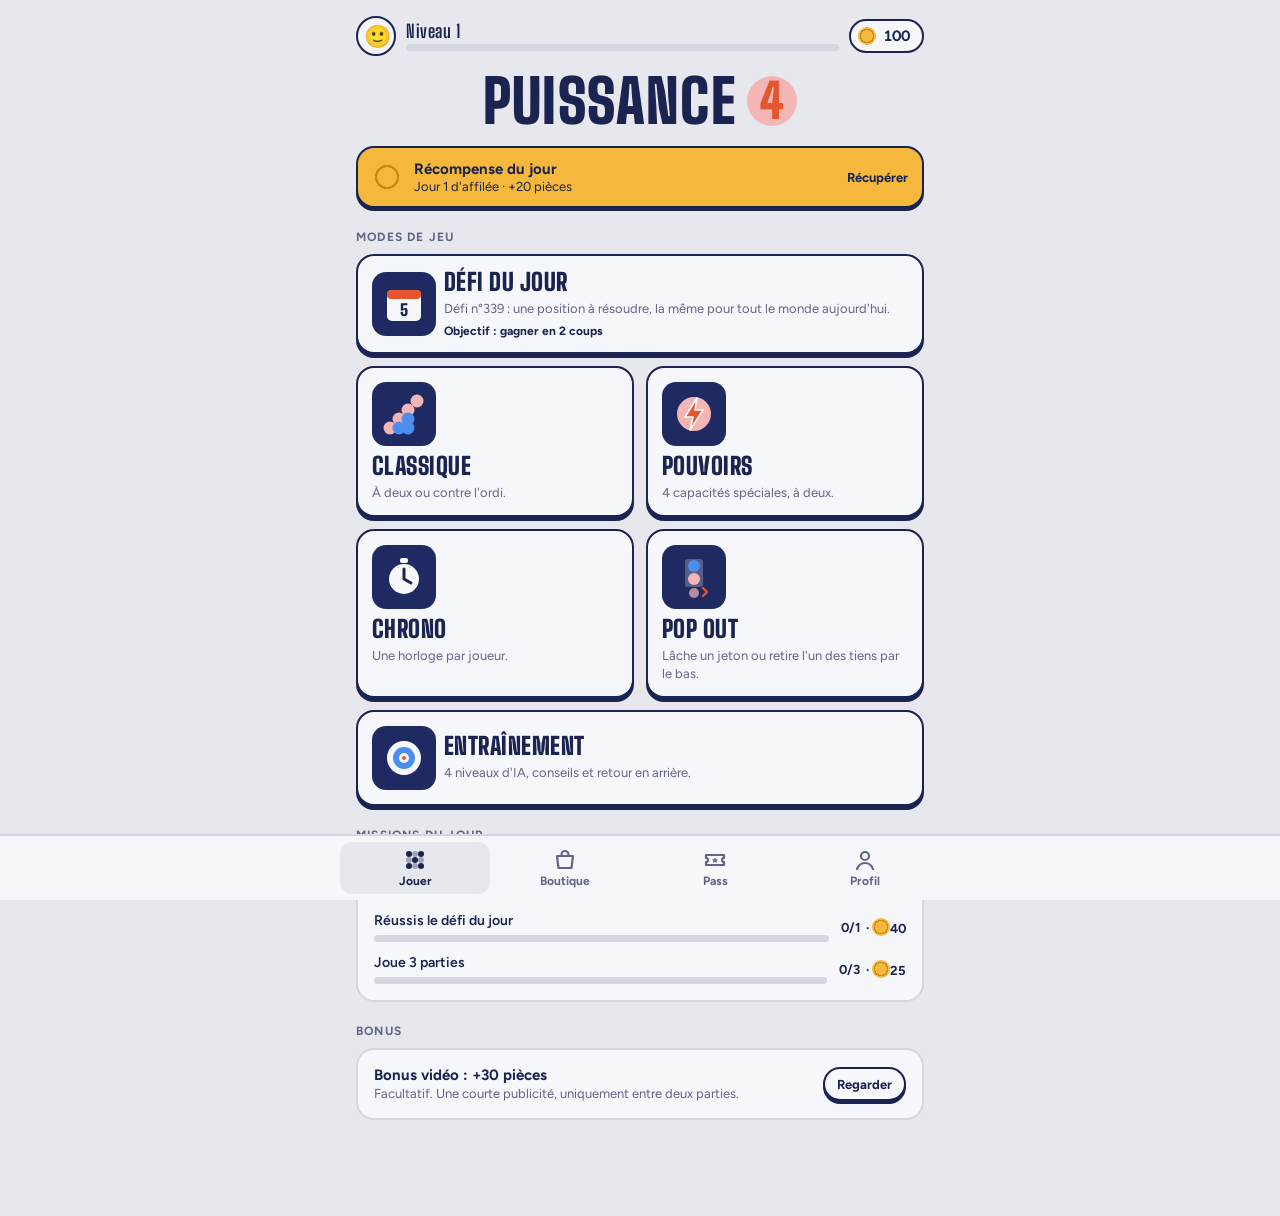
<file: index.html>
<!doctype html>
<html lang="fr">
<head>
<meta charset="utf-8">
<meta name="viewport" content="width=device-width, initial-scale=1, viewport-fit=cover">
<title>Puissance 4 Noa</title>
<meta name="description" content="Puissance 4 gratuit : classique, pouvoirs, chrono, Pop Out, défi du jour et entraînement contre l'ordinateur.">
<meta name="theme-color" content="#1F2A63">
<link rel="manifest" href="manifest.webmanifest">
<link rel="icon" href="icon.svg" type="image/svg+xml">
<link rel="apple-touch-icon" href="icon.svg">
<link rel="preconnect" href="https://fonts.googleapis.com">
<link rel="stylesheet" href="https://fonts.googleapis.com/css2?family=Big+Shoulders+Display:wght@700;900&family=Figtree:wght@400;600;700&display=swap">
<link rel="stylesheet" href="css/style.css?v=15">
<!-- Thème choisi appliqué avant l'affichage, pour éviter un flash clair -->
<script>try { const t = JSON.parse(localStorage.getItem("p4noa:options") || "{}").theme; if (t && t !== "auto") document.documentElement.dataset.theme = t; } catch (e) { }</script>
</head>
<body>
<div class="app" id="app">

  <header class="topbar">
    <button class="avatar-btn" id="topAvatar" aria-label="Ouvrir mon profil">🙂</button>
    <div class="lvl">
      <b id="topLevel">Niveau 1</b>
      <div class="bar" aria-hidden="true"><i id="topLevelBar" style="width:0%"></i></div>
    </div>
    <div class="coins" id="topCoins" title="Pièces gagnées en jouant (non convertibles en argent)">
      <span class="coin" aria-hidden="true"></span><span id="coinCount">0</span><span class="sr" hidden>pièces</span>
    </div>
  </header>

  <!-- ===== Accueil : menu des modes ===== -->
  <section class="screen" id="screen-home">
    <h1 class="logo">Puissance <span class="four">4</span></h1>
    <button class="login-banner" id="loginBanner" hidden></button>
    <h2 class="section-title">Modes de jeu</h2>
    <div class="modes" id="modeCards"></div>
    <h2 class="section-title">Missions du jour</h2>
    <div class="card missions" id="missionList"></div>
    <h2 class="section-title">Bonus</h2>
    <div class="card" id="adCard"></div>
  </section>

  <!-- ===== Partie ===== -->
  <section class="screen" id="screen-game" hidden>
    <div class="gamebar">
      <button class="back" id="backBtn">← Modes</button>
      <span class="title" id="modeTitle">Classique</span>
      <button class="icon-btn" id="rulesBtn" aria-label="Revoir les règles du mode">?</button>
    </div>
    <div class="game-wrap">
      <div class="scoreboard">
        <div class="player p1 active" id="p1">
          <span class="ava" id="ava1">🙂</span>
          <div class="pinfo"><div class="pname" id="name1">Joueur rose</div><div class="pscore" id="score1">0</div><div class="clock" id="clock1" hidden></div></div>
        </div>
        <span class="vs">VS</span>
        <div class="player p2" id="p2">
          <span class="ava" id="ava2">🙂</span>
          <div class="pinfo"><div class="pname" id="name2">Joueur bleu</div><div class="pscore" id="score2">0</div><div class="clock" id="clock2" hidden></div></div>
        </div>
      </div>

      <div class="status" id="status" aria-live="polite"></div>
      <div class="banner" id="banner" hidden></div>

      <div class="game">
        <div class="hover-row"><div class="ghost" id="ghost"><div class="disc p1"></div></div></div>
        <div class="board v-pulse" id="board">
          <div class="discs" id="discs"></div>
          <div class="front" id="front"></div>
          <div id="blockLayer"></div>
          <div class="cols" id="cols"></div>
        </div>
      </div>

      <div class="mode-panel" id="powersPanel" hidden></div>
      <div class="mode-panel" id="trainingPanel" hidden>
        <div class="tools">
          <button class="btn secondary" id="hintBtn">Conseil</button>
          <button class="btn secondary" id="undoBtn">Annuler mon coup</button>
        </div>
        <p class="panel-note" id="trainingNote"></p>
      </div>
      <div class="mode-panel" id="dailyPanel" hidden></div>
      <div class="mode-panel" id="popoutPanel" hidden></div>

      <div class="controls">
        <button class="btn" id="newGame">Nouvelle partie</button>
        <button class="btn secondary" id="resetScore">Remettre les scores à 0</button>
      </div>
      <p class="hint-text">Clique sur une colonne pour lâcher ton jeton. Au clavier : touches 1 à 7, ou flèches puis Entrée.</p>
    </div>
  </section>

  <!-- ===== Boutique ===== -->
  <section class="screen" id="screen-shop" hidden>
    <h1 class="screen-title">Boutique</h1>
    <p class="lead">Uniquement des objets cosmétiques : aucun ne donne d'avantage en partie. La plupart s'obtiennent avec les pièces gagnées en jouant.</p>
    <div class="chips" id="shopTabs" role="group" aria-label="Catégories"></div>
    <div id="shopGrid"></div>
    <div class="card info-card" id="shopInfo"></div>
  </section>

  <!-- ===== Pass de saison ===== -->
  <section class="screen" id="screen-pass" hidden>
    <h1 class="screen-title">Pass de saison</h1>
    <p class="lead" id="passLead"></p>
    <div class="card pass-head" id="passHead"></div>
    <div class="tiers" id="tierList"></div>
  </section>

  <!-- ===== Profil ===== -->
  <section class="screen" id="screen-profile" hidden>
    <div id="profileBody"></div>
  </section>
</div>

<nav class="tabbar" id="tabbar" aria-label="Navigation principale">
  <div class="inner">
    <button class="tab" data-tab="home" aria-current="page">
      <svg viewBox="0 0 24 24" fill="currentColor" aria-hidden="true"><circle cx="6" cy="6" r="3"/><circle cx="12" cy="6" r="3" opacity=".35"/><circle cx="18" cy="6" r="3"/><circle cx="6" cy="12" r="3" opacity=".35"/><circle cx="12" cy="12" r="3"/><circle cx="18" cy="12" r="3" opacity=".35"/><circle cx="6" cy="18" r="3"/><circle cx="12" cy="18" r="3" opacity=".35"/><circle cx="18" cy="18" r="3"/></svg>
      Jouer</button>
    <button class="tab" data-tab="shop">
      <svg viewBox="0 0 24 24" fill="none" stroke="currentColor" stroke-width="2.2" stroke-linejoin="round" aria-hidden="true"><path d="M4 8h16l-1.5 12h-13z"/><path d="M8.5 8V6.5a3.5 3.5 0 0 1 7 0V8"/></svg>
      Boutique</button>
    <button class="tab" data-tab="pass">
      <svg viewBox="0 0 24 24" fill="none" stroke="currentColor" stroke-width="2.2" stroke-linejoin="round" aria-hidden="true"><path d="M3 7h18v3a2 2 0 0 0 0 4v3H3v-3a2 2 0 0 0 0-4z"/><path d="M12 9.5l.9 1.8 2 .3-1.45 1.4.35 2-1.8-.95-1.8.95.35-2-1.45-1.4 2-.3z" fill="currentColor" stroke="none"/></svg>
      Pass</button>
    <button class="tab" data-tab="profile">
      <svg viewBox="0 0 24 24" fill="none" stroke="currentColor" stroke-width="2.2" aria-hidden="true"><circle cx="12" cy="8" r="4"/><path d="M4 21c1.5-4 4.5-6 8-6s6.5 2 8 6" stroke-linecap="round"/></svg>
      Profil</button>
  </div>
</nav>

<div class="sheet-backdrop" id="sheet" hidden>
  <div class="sheet" role="dialog" aria-modal="true" aria-labelledby="sheetTitle" id="sheetBody"></div>
</div>
<div class="toast" id="toast" role="status" hidden></div>
<canvas id="fx" aria-hidden="true"></canvas>

<script src="js/config.js?v=15"></script>
<script src="js/engine.js?v=15"></script>
<script src="js/ai.js?v=15"></script>
<script src="js/daily.js?v=15"></script>
<script src="js/catalog.js?v=15"></script>
<script src="js/progress.js?v=15"></script>
<script src="js/payments.js?v=15"></script>
<script src="js/ui.js?v=15"></script>
<script src="js/game.js?v=15"></script>
<script src="js/app.js?v=15"></script>
</body>
</html>
</file>
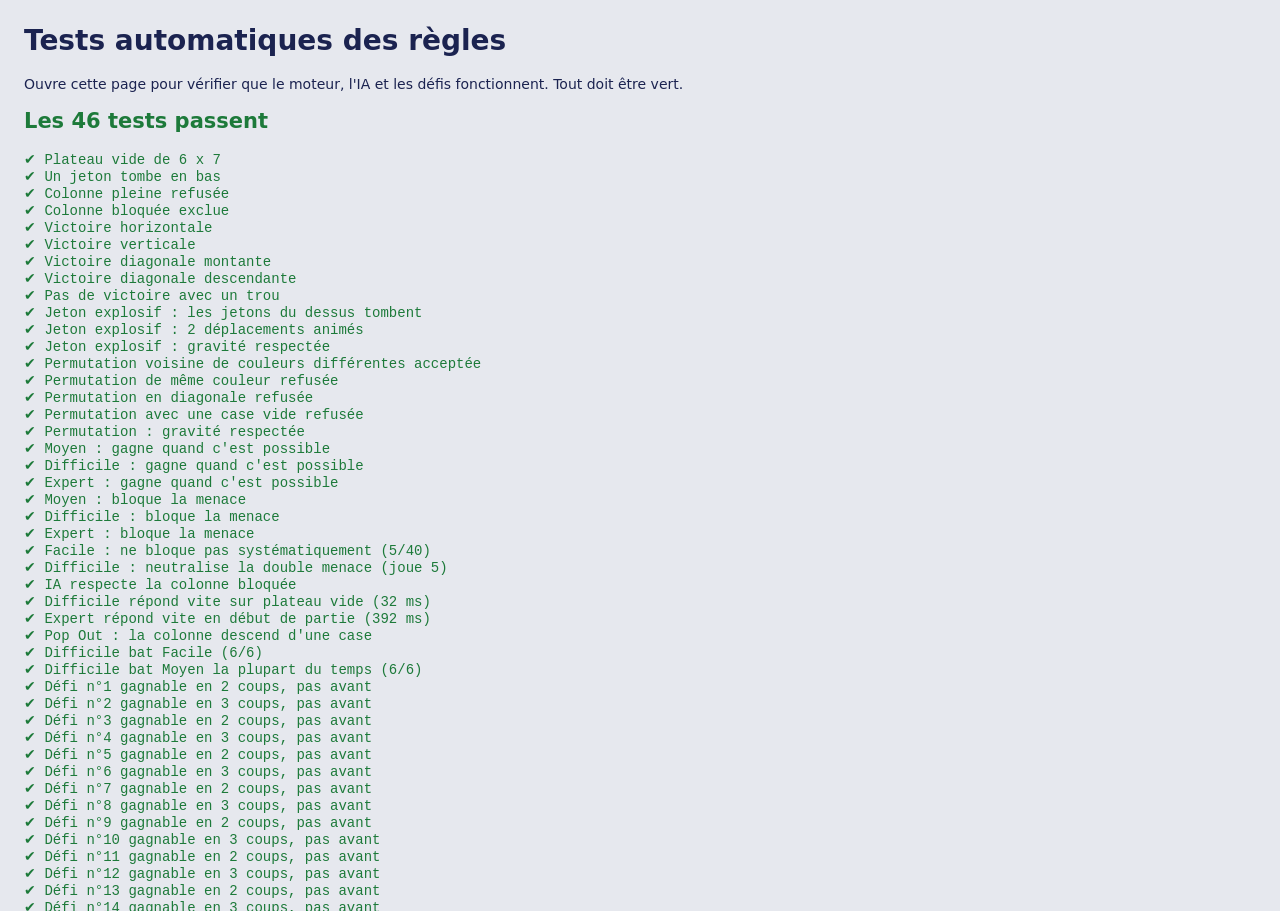
<file: tests/regles.html>
<!doctype html>
<html lang="fr">
<head>
<meta charset="utf-8">
<title>Tests des règles · Puissance 4 Noa</title>
<style>
  body { font: 14px system-ui, sans-serif; margin: 24px; background: #E6E8EE; color: #1B2350; }
  .ok { color: #1d7a3a; } .ko { color: #c0392b; font-weight: 700; }
  pre { white-space: pre-wrap; }
</style>
</head>
<body>
<h1>Tests automatiques des règles</h1>
<p>Ouvre cette page pour vérifier que le moteur, l'IA et les défis fonctionnent. Tout doit être vert.</p>
<pre id="out"></pre>
<script src="../js/engine.js"></script>
<script src="../js/ai.js"></script>
<script src="../js/daily.js"></script>
<script>
  const E = P4.Engine, AI = P4.AI;
  const out = document.getElementById("out");
  let pass = 0, fail = 0;
  function check(name, cond) {
    const line = document.createElement("div");
    line.className = cond ? "ok" : "ko";
    line.textContent = (cond ? "✔ " : "✘ ") + name;
    out.appendChild(line);
    cond ? pass++ : fail++;
  }

  // --- Règles de base ---
  let g = E.create();
  check("Plateau vide de 6 x 7", g.length === 6 && g[0].length === 7);
  check("Un jeton tombe en bas", E.lowestRow(g, 3) === 5);
  g = E.fromRows(["...R...", "...B...", "...R...", "...B...", "...R...", "...B..."]);
  check("Colonne pleine refusée", E.lowestRow(g, 3) === -1 && !E.validCols(g).includes(3));
  check("Colonne bloquée exclue", !E.validCols(E.create(), 2).includes(2));

  g = E.fromRows([".......", ".......", ".......", ".......", ".......", "RRRR..."]);
  check("Victoire horizontale", !!E.winningLine(g, 5, 3, 1));
  g = E.fromRows([".......", ".......", "B......", "B......", "B......", "B......"]);
  check("Victoire verticale", !!E.winningLine(g, 2, 0, 2));
  g = E.fromRows([".......", ".......", "...R...", "..RB...", ".RBB...", "RBBR..."]);
  check("Victoire diagonale montante", !!E.findWin(g, 1));
  g = E.fromRows([".......", ".......", "R......", "BR.....", "BBR....", "RBBR..."]);
  check("Victoire diagonale descendante", !!E.findWin(g, 1));
  g = E.fromRows([".......", ".......", ".......", ".......", ".......", "RRR.RRR"]);
  check("Pas de victoire avec un trou", !E.findWin(g, 1));

  // --- Pouvoirs ---
  g = E.fromRows([".......", ".......", "...R...", "...B...", "...R...", "..BB..."]);
  const moves = E.removeDisc(g, 4, 3);
  check("Jeton explosif : les jetons du dessus tombent", E.toRows(g)[5] === "..BB..." && E.toRows(g)[4] === "...B..." && E.toRows(g)[3] === "...R..." && g[2][3] === 0);
  check("Jeton explosif : 2 déplacements animés", moves.length === 2);
  check("Jeton explosif : gravité respectée", E.isConsistent(g));
  g = E.fromRows([".......", ".......", ".......", ".......", "...R...", "..BB..."]);
  check("Permutation voisine de couleurs différentes acceptée", E.canSwap(g, [4, 3], [5, 3]));
  check("Permutation de même couleur refusée", !E.canSwap(g, [5, 2], [5, 3]));
  check("Permutation en diagonale refusée", !E.canSwap(g, [4, 3], [5, 2]));
  check("Permutation avec une case vide refusée", !E.canSwap(g, [4, 3], [4, 4]));
  E.swap(g, [4, 3], [5, 3]);
  check("Permutation : gravité respectée", E.isConsistent(g) && g[4][3] === 2 && g[5][3] === 1);

  // --- IA ---
  g = E.fromRows([".......", ".......", ".......", ".......", ".......", "BBB.RR."]);
  check("Moyen : gagne quand c'est possible", AI.choose(g, 2, "medium") === 3);
  check("Difficile : gagne quand c'est possible", AI.choose(g, 2, "hard") === 3);
  check("Expert : gagne quand c'est possible", AI.choose(g, 2, "expert") === 3);
  g = E.fromRows([".......", ".......", ".......", ".......", "B......", "RRR..B."]);
  check("Moyen : bloque la menace", AI.choose(g, 2, "medium") === 3);
  check("Difficile : bloque la menace", AI.choose(g, 2, "hard") === 3);
  check("Expert : bloque la menace", AI.choose(g, 2, "expert") === 3);
  // Facile : sur 40 essais, il ne bloque pas toujours
  let blocks = 0;
  for (let i = 0; i < 40; i++) if (AI.choose(g, 2, "easy") === 3) blocks++;
  check("Facile : ne bloque pas systématiquement (" + blocks + "/40)", blocks < 30);
  // Difficile : évite le piège du double menace en bas (R joue en 2 ou 5 et crée deux menaces)
  g = E.fromRows([".......", ".......", ".......", ".......", ".......", "..RR..."]);
  const hc = AI.choose(g, 2, "hard");
  check("Difficile : neutralise la double menace (joue " + (hc + 1) + ")", hc === 1 || hc === 4);
  check("IA respecte la colonne bloquée", (() => { for (let i = 0; i < 20; i++) if (AI.choose(E.create(), 2, "hard", 3) === 3) return false; return true; })());
  const t0 = performance.now();
  AI.choose(E.create(), 1, "hard");
  const dt = Math.round(performance.now() - t0);
  check("Difficile répond vite sur plateau vide (" + dt + " ms)", dt < 2500);

  const t1 = performance.now();
  AI.choose(E.fromRows([".......", ".......", ".......", ".......", "...B...", "..RRB.."]), 1, "expert");
  const dt1 = Math.round(performance.now() - t1);
  check("Expert répond vite en début de partie (" + dt1 + " ms)", dt1 < 2500);

  // --- Pop Out : retirer le jeton du bas ---
  g = E.fromRows([".......", ".......", ".......", "...B...", "...R...", "..RBB.."]);
  E.removeDisc(g, 5, 3);
  check("Pop Out : la colonne descend d'une case", E.toRows(g)[5] === "..RRB.." && E.toRows(g)[4] === "...B..." && g[3][3] === 0 && E.isConsistent(g));

  // Difficile contre Facile : doit gagner largement
  function duel(l1, l2) {
    let g = E.create(), p = 1;
    for (let n = 0; n < 42; n++) {
      const c = AI.choose(g, p, p === 1 ? l1 : l2);
      const r = E.lowestRow(g, c); g[r][c] = p;
      if (E.winningLine(g, r, c, p)) return p;
      p = 3 - p;
    }
    return 0;
  }
  let hw = 0; for (let i = 0; i < 6; i++) if (duel("hard", "easy") === 1) hw++;
  check("Difficile bat Facile (" + hw + "/6)", hw >= 5);
  let mw = 0; for (let i = 0; i < 6; i++) if (duel("hard", "medium") === 1) mw++;
  check("Difficile bat Moyen la plupart du temps (" + mw + "/6)", mw >= 4);

  // --- Défis quotidiens ---
  if (P4.Daily) {
    P4.Daily.PUZZLES.forEach((pz, i) => {
      const pg = E.fromRows(pz.rows);
      const ok = E.isConsistent(pg) && E.countDiscs(pg, 1) === E.countDiscs(pg, 2) && !E.findWin(pg, 1) && !E.findWin(pg, 2)
        && !AI.forcedWinIn(pg, 1, pz.par - 1 || 0.5) && AI.forcedWinIn(pg, 1, pz.par);
      check("Défi n°" + (i + 1) + " gagnable en " + pz.par + " coups, pas avant", ok);
    });
    check("Le défi du jour change avec la date", P4.Daily.indexFor("2026-10-21") !== P4.Daily.indexFor("2026-10-22"));
  }

  const sum = document.createElement("h2");
  sum.className = fail ? "ko" : "ok";
  sum.textContent = fail ? `${fail} test(s) en échec sur ${pass + fail}` : `Les ${pass} tests passent`;
  document.body.insertBefore(sum, out);
  window.TEST_RESULT = { pass, fail };
</script>
</body>
</html>
</file>
<file: css/style.css>
/* Puissance 4 Noa : identité visuelle d'origine (fond gris clair, bleu nuit, jetons rose et bleu,
   typographie épaisse, boutons arrondis), prolongée aux nouveaux écrans. */
:root {
  --table: #E6E8EE;      /* fond, gris légèrement bleuté */
  --ink: #1B2350;        /* texte, bleu nuit */
  --board: #1F2A63;      /* plateau (changé par les thèmes) */
  --board-edge: #151D49;
  --p1: #F3B6B4;         /* jetons joueur 1 (changés par les skins) */
  --p1-deep: #D98F8D;
  --p2: #4C8DF0;         /* jetons joueur 2 */
  --p2-deep: #2F67C4;
  --accent: #E4572E;     /* orange des lettres de la boîte */
  --muted: #5F6687;
  --card: #F6F7FA;
  --line: #D3D7E2;
  --gold: #F5B83D;
  --gold-deep: #C98A12;
  --good: #1F8A4C;
  --lock: #9AA0B8;
  --edge: var(--ink);    /* ombre portée des boutons et cartes */
  --on-gold: #1B2350;    /* texte sur fond doré, identique dans les deux thèmes */
  --field: #fff;
  --notice: #FFF4D6; --notice-line: #F0D58A;
  --error: #FDE8E4; --error-line: #F2B8A8;
  --prem: #FBEDE8; --prem-line: #F2C2B2;
  --veil: rgba(230, 232, 238, .82);
  --switch-on: var(--ink);

  --display: "Big Shoulders Display", "Arial Narrow", Impact, sans-serif;
  --body: "Figtree", system-ui, -apple-system, "Segoe UI", sans-serif;

  --cell: min(12.4vw, 66px);
  --pad: calc(var(--cell) * 0.22);
  color-scheme: light;
}
/* Thème sombre : automatique selon l'appareil, ou forcé dans Profil > Réglages */
:root[data-theme="dark"] {
  --table: #10142E; --ink: #E9ECF8; --card: #1A2045; --line: #2E3766; --muted: #9AA3C7;
  --edge: #05081A; --good: #3CC57A; --field: #10142E;
  --notice: #3A3015; --notice-line: #6B5A20; --error: #3D1E1A; --error-line: #7A3B30;
  --prem: #3A2420; --prem-line: #7A4A3A; --veil: rgba(16, 20, 46, .85); --switch-on: #E4572E;
  color-scheme: dark;
}
@media (prefers-color-scheme: dark) {
  :root:not([data-theme="light"]) {
    --table: #10142E; --ink: #E9ECF8; --card: #1A2045; --line: #2E3766; --muted: #9AA3C7;
    --edge: #05081A; --good: #3CC57A; --field: #10142E;
    --notice: #3A3015; --notice-line: #6B5A20; --error: #3D1E1A; --error-line: #7A3B30;
    --prem: #3A2420; --prem-line: #7A4A3A; --veil: rgba(16, 20, 46, .85); --switch-on: #E4572E;
    color-scheme: dark;
  }
}
* { box-sizing: border-box; }
html, body { background: var(--table); color: var(--ink); margin: 0; }
body { font-family: var(--body); font-size: 15px; -webkit-tap-highlight-color: transparent; }
[hidden] { display: none !important; }
button { font-family: inherit; color: inherit; }
button:focus-visible, input:focus-visible { outline: 3px solid var(--accent); outline-offset: 2px; }
h1, h2, h3 { margin: 0; text-wrap: balance; }

.app {
  max-width: 600px; margin: 0 auto;
  padding-left: max(16px, env(safe-area-inset-left, 0px));
  padding-right: max(16px, env(safe-area-inset-right, 0px));
  padding-block: 10px calc(96px + env(safe-area-inset-bottom, 0px));
}
.app.in-game { padding-bottom: 32px; }

/* ---------- Barre du haut ---------- */
.topbar { display: flex; align-items: center; gap: 10px; padding-block: 6px 12px; }
.avatar-btn {
  width: 40px; height: 40px; border-radius: 50%; border: 2px solid var(--ink); background: var(--card);
  font-size: 22px; display: grid; place-items: center; cursor: pointer; flex: none;
}
.lvl { display: flex; flex-direction: column; gap: 4px; min-width: 0; flex: 1; }
.lvl b { font-family: var(--display); font-size: 18px; letter-spacing: .03em; line-height: 1; }
.bar { height: 7px; border-radius: 99px; background: var(--line); overflow: hidden; }
.bar > i { display: block; height: 100%; background: var(--ink); border-radius: 99px; transition: width .4s; }
.coins {
  display: inline-flex; align-items: center; gap: 7px; padding: 6px 12px 6px 7px; border-radius: 99px;
  background: var(--card); border: 2px solid var(--ink); font-weight: 700; font-variant-numeric: tabular-nums;
}
.coin {
  width: 18px; height: 18px; border-radius: 50%; flex: none; display: inline-block; vertical-align: -3px;
  background: radial-gradient(circle, var(--gold) 45%, var(--gold-deep) 47%, var(--gold-deep) 56%, var(--gold) 58%);
}
.coins.bump { animation: bump .5s; }
@keyframes bump { 40% { transform: scale(1.15); } }

/* ---------- Titres ---------- */
.logo {
  font-family: var(--display); font-weight: 900; font-size: clamp(40px, 11vw, 60px); line-height: .9;
  letter-spacing: .02em; text-transform: uppercase; display: flex; align-items: center; justify-content: center; gap: .18em;
  margin-block: 6px 18px;
}
.four {
  display: inline-grid; place-items: center; width: 1.05em; height: 1.05em; border-radius: 50%;
  background: var(--p1); color: var(--accent); font-size: .8em;
}
.screen-title { font-family: var(--display); font-weight: 900; font-size: 38px; text-transform: uppercase; letter-spacing: .02em; line-height: 1; }
.lead { color: var(--muted); margin: 6px 0 16px; max-width: 60ch; line-height: 1.45; }
.section-title {
  font-size: 12px; font-weight: 700; text-transform: uppercase; letter-spacing: .1em; color: var(--muted);
  margin: 22px 0 10px;
}

/* ---------- Cartes et boutons ---------- */
.card { background: var(--card); border-radius: 18px; padding: 16px; border: 2px solid var(--line); }
.btn {
  font: 700 14px var(--body); padding: 10px 18px; border-radius: 999px; border: 2px solid var(--ink);
  background: var(--accent); color: #fff; cursor: pointer; box-shadow: 0 3px 0 var(--edge);
  display: inline-flex; align-items: center; justify-content: center; gap: 6px; min-height: 42px;
}
.btn.secondary { background: var(--card); color: var(--ink); }
.btn.dark { background: var(--ink); color: var(--card); }
.btn.small { padding: 6px 12px; min-height: 34px; font-size: 13px; }
.btn.block { width: 100%; }
.btn:active:not(:disabled) { transform: translateY(2px); box-shadow: 0 1px 0 var(--edge); }
.btn:disabled { opacity: .45; cursor: default; box-shadow: none; }
.tag {
  display: inline-block; font-size: 11px; font-weight: 700; letter-spacing: .06em; text-transform: uppercase;
  padding: 2px 7px; border-radius: 6px; background: var(--ink); color: var(--card);
}
.tag.test { background: #F5D547; color: var(--on-gold); }
.tag.premium { background: var(--accent); }
.tag.lock { background: var(--line); color: var(--muted); }

/* ---------- Accueil ---------- */
.login-banner {
  width: 100%; display: flex; align-items: center; gap: 12px; text-align: left; cursor: pointer;
  padding: 12px 14px; border-radius: 18px; border: 2px solid var(--ink); background: var(--gold); color: var(--on-gold); box-shadow: 0 3px 0 var(--edge);
}
.login-banner b { display: block; font-size: 15px; }
.login-banner span { font-size: 13px; }
.login-banner .go { margin-left: auto; font-weight: 700; white-space: nowrap; }

.modes { display: grid; grid-template-columns: repeat(2, minmax(0, 1fr)); gap: 12px; }
.mode-card {
  text-align: left; cursor: pointer; background: var(--card); border: 2px solid var(--ink); border-radius: 18px;
  padding: 14px; display: flex; flex-direction: column; gap: 8px; box-shadow: 0 4px 0 var(--edge); min-width: 0;
  transition: transform .12s;
}
.mode-card:hover { transform: translateY(-2px); }
.mode-card:active { transform: translateY(2px); box-shadow: 0 2px 0 var(--edge); }
.mode-card.wide { grid-column: 1 / -1; flex-direction: row; align-items: center; }
.mode-card h3 { font-family: var(--display); font-weight: 900; font-size: 24px; text-transform: uppercase; letter-spacing: .02em; line-height: 1; }
.mode-card p { margin: 0; color: var(--muted); font-size: 13px; line-height: 1.35; }
.mode-card .meta { font-size: 12px; font-weight: 700; color: var(--ink); }
.mode-art { width: 64px; height: 64px; flex: none; border-radius: 14px; background: var(--board); display: grid; place-items: center; }
.mode-art svg { width: 44px; height: 44px; }
.stars { color: var(--gold-deep); letter-spacing: 2px; font-size: 14px; }

.missions { display: flex; flex-direction: column; gap: 12px; }
.mission { display: grid; grid-template-columns: 1fr auto; gap: 6px 12px; align-items: center; }
.mission .name { font-weight: 600; font-size: 14px; }
.mission .bar { grid-column: 1; }
.mission .side { grid-row: 1 / span 2; grid-column: 2; display: flex; align-items: center; gap: 6px; font-weight: 700; font-size: 13px; }
.done-check { color: var(--good); font-weight: 700; }

.ad-card { display: flex; gap: 12px; align-items: center; flex-wrap: wrap; }
.ad-card .txt { flex: 1; min-width: 180px; }
.ad-card b { display: block; }
.ad-card span { color: var(--muted); font-size: 13px; }

/* ---------- Écran de jeu ---------- */
.gamebar { display: flex; align-items: center; gap: 10px; margin-bottom: 10px; }
.gamebar .title { flex: 1; text-align: center; font-family: var(--display); font-weight: 900; font-size: 26px; text-transform: uppercase; letter-spacing: .02em; }
.icon-btn {
  width: 40px; height: 40px; border-radius: 50%; border: 2px solid var(--ink); background: var(--card);
  font: 700 18px var(--body); cursor: pointer; display: grid; place-items: center; flex: none;
}
.back { border: 2px solid var(--ink); background: var(--card); border-radius: 999px; padding: 8px 14px; font-weight: 700; cursor: pointer; }

.game-wrap { display: flex; flex-direction: column; align-items: center; gap: 12px; }
.scoreboard { display: grid; grid-template-columns: 1fr auto 1fr; align-items: center; gap: 10px; width: 100%; }
.player {
  display: flex; align-items: center; gap: 10px; padding: 8px 10px; border-radius: 14px;
  border: 2px solid transparent; transition: border-color .2s, background .2s; min-width: 0; position: relative;
}
.player.p2 { flex-direction: row-reverse; text-align: right; }
.player.active { border-color: var(--ink); background: var(--card); }
.player .ava { font-size: 22px; width: 34px; height: 34px; border-radius: 50%; display: grid; place-items: center; flex: none; position: relative; }
.player.p1 .ava { background: var(--p1); }
.player.p2 .ava { background: var(--p2); }
.pinfo { min-width: 0; }
.pname { font-weight: 700; font-size: 12px; color: var(--muted); text-transform: uppercase; letter-spacing: .05em; line-height: 1.15; overflow-wrap: anywhere; }
.pscore { font-family: var(--display); font-weight: 900; font-size: 28px; line-height: 1; font-variant-numeric: tabular-nums; }
.clock { font-family: var(--display); font-weight: 700; font-size: 22px; font-variant-numeric: tabular-nums; line-height: 1; }
.player.active .clock { color: var(--accent); }
.clock.low { color: #C62828 !important; animation: blink 1s steps(2) infinite; }
@keyframes blink { 50% { opacity: .45; } }
.vs { font-family: var(--display); font-weight: 700; color: var(--muted); font-size: 18px; }
.x2 {
  position: absolute; top: -8px; right: -6px; background: var(--accent); color: #fff; font: 800 11px var(--body);
  padding: 2px 5px; border-radius: 6px; animation: pop .35s;
}
@keyframes pop { from { transform: scale(0); } 70% { transform: scale(1.25); } }

.status { min-height: 1.4em; font-weight: 700; font-size: 17px; text-align: center; }
.t1 { color: var(--p1-deep); } .t2 { color: var(--p2-deep); }

.banner {
  width: 100%; display: flex; align-items: center; gap: 10px; flex-wrap: wrap; justify-content: center;
  padding: 10px 12px; border-radius: 14px; background: var(--ink); color: var(--card); font-weight: 600; text-align: center;
}
.banner .btn { box-shadow: none; }
.banner .btn.secondary { border-color: var(--card); }

/* Plateau */
.game { position: relative; touch-action: manipulation; user-select: none; -webkit-user-select: none; }
.hover-row { position: relative; height: calc(var(--cell) * 0.9); margin: 0 var(--pad); }
.ghost {
  position: absolute; bottom: 4px; left: 0; width: var(--cell); height: var(--cell); display: grid; place-items: center;
  transition: transform .12s ease-out, opacity .15s; pointer-events: none;
}
.ghost .disc { width: 84%; height: 84%; }
.ghost.hint .disc { box-shadow: 0 0 0 4px var(--gold), 0 0 18px var(--gold); }
.board { position: relative; padding: var(--pad); border-radius: 18px; }
.board.shake { animation: shake .25s; }
@keyframes shake { 25% { transform: translateX(-3px); } 75% { transform: translateX(3px); } }
.discs, .front { display: grid; grid-template-columns: repeat(7, var(--cell)); grid-template-rows: repeat(6, var(--cell)); }
.discs { position: relative; z-index: 1; }
.slot { display: grid; place-items: center; position: relative; }
.front {
  position: absolute; inset: 0; z-index: 2; padding: var(--pad); border-radius: 18px; pointer-events: none;
  box-shadow: inset 0 0 0 calc(var(--pad) + 1px) var(--board), 0 10px 0 var(--board-edge), 0 18px 30px rgba(20, 25, 60, .25);
  transition: box-shadow .3s;
}
.front::after { content: ""; position: absolute; inset: 0; border-radius: inherit; background: linear-gradient(160deg, rgba(255, 255, 255, .14), transparent 32%); }
.col:not(:disabled):hover { background: linear-gradient(to bottom, rgba(255, 255, 255, .1), transparent 70%); }
.hole { background: radial-gradient(circle, transparent 40%, rgba(0, 0, 0, .28) 41%, var(--board) 44.5%); box-shadow: 0 0 0 1px var(--board); transition: background .3s; }

.disc { width: 80%; height: 80%; border-radius: 50%; position: relative; }
.disc.p1, .disc.p2 { box-shadow: inset 0 -4px 0 rgba(0, 0, 0, .16), inset 0 3px 0 rgba(255, 255, 255, .3), 0 2px 4px rgba(0, 0, 0, .25); }
.disc.p1 { background: radial-gradient(circle at 32% 28%, rgba(255, 255, 255, .6), transparent 28%), radial-gradient(circle, var(--p1) 50%, var(--p1-deep) 52%, var(--p1-deep) 58%, var(--p1) 60%); }
.disc.p2 { background: radial-gradient(circle at 32% 28%, rgba(255, 255, 255, .5), transparent 28%), radial-gradient(circle, var(--p2) 50%, var(--p2-deep) 52%, var(--p2-deep) 58%, var(--p2) 60%); }
/* Dernier coup joué : petit point au centre du jeton */
.discs .disc.last::before { content: ""; position: absolute; inset: 40%; border-radius: 50%; background: rgba(255, 255, 255, .9); box-shadow: 0 0 0 2px rgba(0, 0, 0, .12); animation: pop .3s; }
.board.over .disc.last::before { display: none; }
/* Pop Out : le jeton du bas sort du plateau */
.disc.popout { animation: popdown .3s ease-in forwards !important; }
@keyframes popdown { to { transform: translateY(70%) scale(.5); opacity: 0; } }
.discs .disc.drop { animation: fall var(--t, .45s) cubic-bezier(.5, 0, 1, 1) forwards, bounce .22s ease-out var(--t, .45s); }
@keyframes fall { from { transform: translateY(var(--from)); } to { transform: translateY(0); } }
@keyframes bounce { 0% { transform: translateY(0); } 40% { transform: translateY(-14%); } 100% { transform: translateY(0); } }

/* Effets de chute */
.disc.trail::after, .disc.comet::after {
  content: ""; position: absolute; left: 22%; right: 22%; bottom: 50%; height: 220%; border-radius: 99px;
  background: linear-gradient(to bottom, transparent, currentColor); opacity: .55; animation: trailfade var(--t, .45s) forwards;
}
.disc.p1.trail, .disc.p1.comet { color: var(--p1); }
.disc.p2.trail, .disc.p2.comet { color: var(--p2); }
.disc.comet::after { left: 10%; right: 10%; height: 320%; opacity: .9; background: linear-gradient(to bottom, transparent, #fff 70%, currentColor); }
@keyframes trailfade { 80% { opacity: .55; } to { opacity: 0; } }

/* Victoires */
.board.over .disc:not(.win) { opacity: .4; transition: opacity .4s; }
.discs .disc.win { outline: 4px solid #fff; outline-offset: -2px; }
.v-pulse .discs .disc.win, .v-confetti .discs .disc.win, .v-fireworks .discs .disc.win, .v-leaves .discs .disc.win { animation: pulse .9s ease-in-out infinite alternate; }
.v-spin .discs .disc.win { animation: spin 1.2s ease-in-out infinite; }
.v-glow .discs .disc.win { animation: glow 1s ease-in-out infinite alternate; }
@keyframes pulse { from { transform: scale(1); } to { transform: scale(1.1); } }
@keyframes spin { to { transform: rotateY(360deg); } }
@keyframes glow { from { box-shadow: 0 0 0 0 #fff; } to { box-shadow: 0 0 22px 8px #fff; } }

/* Pouvoirs */
.disc.explode { animation: explode .38s ease-in forwards !important; }
@keyframes explode { 40% { transform: scale(1.35); filter: brightness(1.8); } to { transform: scale(0); opacity: 0; } }
/* Le contour est dessiné à l'intérieur du jeton : la façade du plateau cache ce qui dépasse */
.discs .disc.target { outline: 3px dashed rgba(27, 35, 80, .85); outline-offset: -7px; animation: wobble .8s ease-in-out infinite; }
.discs .disc.selected { outline: 4px solid #fff; outline-offset: -7px; box-shadow: 0 0 0 40px rgba(27, 35, 80, .4) inset; }
@keyframes wobble { 50% { transform: scale(.92); } }
.disc.moving { transition: transform .38s cubic-bezier(.4, 0, .2, 1); z-index: 3; }
.slot.pickable { cursor: pointer; }
.block-mark {
  position: absolute; z-index: 3; top: 0; bottom: 0; width: var(--cell); pointer-events: none; border-radius: 10px;
  background: repeating-linear-gradient(45deg, rgba(228, 87, 46, .55) 0 8px, rgba(228, 87, 46, .15) 8px 16px);
  display: grid; place-items: start center; padding-top: 6px; animation: dropin .35s ease-out;
}
.block-mark.preview { background: repeating-linear-gradient(45deg, rgba(245, 184, 61, .5) 0 8px, rgba(245, 184, 61, .12) 8px 16px); }
.block-mark svg { width: 26px; height: 26px; }
@keyframes dropin { from { transform: translateY(-30px); opacity: 0; } }

/* Colonnes cliquables */
.cols { position: absolute; inset: 0; z-index: 4; display: grid; grid-template-columns: repeat(7, 1fr); padding: 0 var(--pad); }
.cols.off { pointer-events: none; }
.col { background: none; border: 0; padding: 0; cursor: pointer; border-radius: 8px; }
.col:focus-visible { outline: 3px solid var(--accent); outline-offset: -3px; }
.col:disabled { cursor: not-allowed; }

/* Panneaux propres à chaque mode */
.mode-panel { width: 100%; }
.powers { display: grid; grid-template-columns: repeat(4, minmax(0, 1fr)); gap: 8px; }
.power {
  border: 2px solid var(--ink); background: var(--card); border-radius: 14px; padding: 8px 4px; cursor: pointer;
  display: flex; flex-direction: column; align-items: center; gap: 4px; font: 700 12px var(--body); position: relative; min-width: 0;
}
.power svg { width: 26px; height: 26px; }
.power .left { position: absolute; top: -8px; right: -6px; background: var(--ink); color: var(--card); border-radius: 99px; font-size: 11px; padding: 1px 6px; }
.power:disabled { opacity: .4; cursor: default; }
.power .lbl { text-align: center; line-height: 1.15; }
.panel-note { text-align: center; color: var(--muted); font-size: 13px; margin: 8px 0 0; }
.tools { display: flex; justify-content: center; gap: 10px; flex-wrap: wrap; }
.objective { display: flex; justify-content: center; gap: 18px; flex-wrap: wrap; font-weight: 700; }
.objective span { color: var(--muted); font-weight: 600; }

.controls { display: flex; flex-wrap: wrap; justify-content: center; gap: 10px; margin-top: 6px; }
.hint-text { color: var(--muted); font-size: 13px; text-align: center; max-width: 46ch; margin: 0; }

/* ---------- Boutique ---------- */
.chips { display: flex; gap: 8px; overflow-x: auto; padding-bottom: 6px; scrollbar-width: none; }
.chip-btn {
  border: 2px solid var(--ink); background: var(--card); border-radius: 99px; padding: 7px 14px; font-weight: 700; cursor: pointer; white-space: nowrap;
}
.chip-btn[aria-pressed="true"] { background: var(--ink); color: var(--card); }
.grid { display: grid; grid-template-columns: repeat(auto-fill, minmax(150px, 1fr)); gap: 12px; margin-top: 12px; }
.item {
  background: var(--card); border: 2px solid var(--line); border-radius: 18px; padding: 12px; display: flex; flex-direction: column; gap: 8px; min-width: 0;
}
.item.equipped { border-color: var(--ink); }
.item .name { font-weight: 700; font-size: 14px; display: flex; gap: 6px; align-items: center; flex-wrap: wrap; }
.item .desc { color: var(--muted); font-size: 12px; line-height: 1.35; margin: 0; }
.item .btn { margin-top: auto; }
.preview { height: 76px; border-radius: 12px; background: var(--table); display: grid; place-items: center; overflow: hidden; position: relative; }
.preview .pair { display: flex; gap: 8px; }
.preview .pd { width: 40px; height: 40px; border-radius: 50%; }
.preview .mini-board { display: grid; grid-template-columns: repeat(4, 16px); gap: 5px; padding: 8px; border-radius: 8px; }
.preview .mini-board i { width: 16px; height: 16px; border-radius: 50%; background: var(--table); }
.preview .emoji { font-size: 40px; }
.preview .vrow { display: flex; gap: 4px; }
.preview .vrow .disc { width: 26px; height: 26px; }
.pack-card { display: grid; grid-template-columns: 1fr; gap: 10px; }
.pack-items { display: flex; gap: 8px; flex-wrap: wrap; }
.pack-items .preview { width: 76px; height: 64px; flex: none; }
.pack-items .preview .pd { width: 26px; height: 26px; }
.pack-items .preview .emoji { font-size: 30px; }
.pack-items .preview .mini-board { grid-template-columns: repeat(3, 12px); gap: 4px; padding: 6px; }
.pack-items .preview .mini-board i { width: 12px; height: 12px; }
.info-card { margin-top: 18px; color: var(--muted); font-size: 13px; line-height: 1.5; }
.info-card b { color: var(--ink); }

/* ---------- Pass de saison ---------- */
.pass-head { display: flex; flex-direction: column; gap: 10px; }
.pass-head .row { display: flex; justify-content: space-between; align-items: baseline; gap: 10px; flex-wrap: wrap; }
.tier-num { font-family: var(--display); font-weight: 900; font-size: 34px; line-height: 1; }
.tiers { display: flex; flex-direction: column; gap: 8px; margin-top: 14px; }
.tiers-head, .tier { display: grid; grid-template-columns: 46px minmax(0, 1fr) minmax(0, 1fr); gap: 8px; align-items: stretch; }
.tiers-head { font-size: 12px; font-weight: 700; text-transform: uppercase; letter-spacing: .08em; color: var(--muted); }
.tier .n {
  border-radius: 12px; background: var(--line); display: grid; place-items: center; font-family: var(--display); font-weight: 900; font-size: 20px;
}
.tier.reached .n { background: var(--ink); color: var(--card); }
.reward {
  border-radius: 12px; border: 2px solid var(--line); background: var(--card); padding: 8px; display: flex; align-items: center; gap: 8px; min-height: 52px; min-width: 0;
}
.reward.premium { border-color: var(--prem-line); background: var(--prem); }
.reward.empty { background: transparent; border-style: dashed; }
.reward .what { font-size: 13px; font-weight: 600; flex: 1; min-width: 0; line-height: 1.25; }
.reward .ico { width: 30px; height: 30px; border-radius: 50%; flex: none; display: grid; place-items: center; font-size: 18px; }
.reward .state { font-size: 12px; font-weight: 700; }

/* ---------- Profil ---------- */
.profile-head { display: flex; gap: 14px; align-items: center; }
.profile-head .big-ava { width: 64px; height: 64px; border-radius: 50%; background: var(--p1); display: grid; place-items: center; font-size: 34px; border: 2px solid var(--ink); flex: none; }
.profile-head .who { flex: 1; min-width: 0; display: flex; flex-direction: column; gap: 6px; }
.stat-grid { display: grid; grid-template-columns: repeat(auto-fill, minmax(120px, 1fr)); gap: 10px; }
.stat { background: var(--card); border: 2px solid var(--line); border-radius: 14px; padding: 10px 12px; }
.stat b { display: block; font-family: var(--display); font-weight: 900; font-size: 28px; line-height: 1; font-variant-numeric: tabular-nums; }
.stat span { color: var(--muted); font-size: 12px; font-weight: 600; }
.locked-box { position: relative; }
.locked-box .veil {
  position: absolute; inset: 0; background: var(--veil); backdrop-filter: blur(2px); border-radius: 16px;
  display: flex; flex-direction: column; align-items: center; justify-content: center; gap: 8px; text-align: center; padding: 12px;
}
.table-wrap { overflow-x: auto; }
table { width: 100%; border-collapse: collapse; font-size: 13px; font-variant-numeric: tabular-nums; }
th, td { text-align: left; padding: 7px 8px; border-bottom: 1px solid var(--line); white-space: nowrap; }
th { font-size: 11px; text-transform: uppercase; letter-spacing: .06em; color: var(--muted); }
.ach-grid { display: grid; grid-template-columns: repeat(auto-fill, minmax(160px, 1fr)); gap: 10px; }
.ach { border: 2px solid var(--line); border-radius: 14px; padding: 10px 12px; background: var(--card); display: flex; gap: 10px; align-items: flex-start; }
.ach .medal { width: 30px; height: 30px; border-radius: 50%; flex: none; background: var(--line); display: grid; place-items: center; font-weight: 900; color: var(--muted); }
.ach.on { border-color: var(--ink); }
.ach.on .medal { background: var(--gold); color: var(--on-gold); }
.ach b { font-size: 13px; display: block; }
.ach span { font-size: 12px; color: var(--muted); line-height: 1.3; display: block; }
.premium-card { background: var(--ink); color: var(--card); border: 0; }
.premium-card ul { margin: 10px 0 14px; padding-left: 18px; line-height: 1.6; }
.premium-card .price { font-family: var(--display); font-weight: 900; font-size: 30px; }
.setting { display: flex; gap: 12px; align-items: flex-start; justify-content: space-between; padding: 10px 0; border-bottom: 1px solid var(--line); }
.setting:last-child { border-bottom: 0; }
.setting p { margin: 2px 0 0; color: var(--muted); font-size: 13px; line-height: 1.4; }
.switch { position: relative; width: 50px; height: 30px; flex: none; }
.switch input { opacity: 0; width: 100%; height: 100%; margin: 0; position: absolute; cursor: pointer; z-index: 1; }
.switch span { position: absolute; inset: 0; border-radius: 99px; background: var(--line); transition: background .2s; }
.switch span::after { content: ""; position: absolute; top: 3px; left: 3px; width: 24px; height: 24px; border-radius: 50%; background: #fff; transition: transform .2s; box-shadow: 0 1px 3px rgba(0, 0, 0, .2); }
.switch input:checked + span { background: var(--switch-on); }
.switch input:checked + span::after { transform: translateX(20px); }
.switch input:focus-visible + span { outline: 3px solid var(--accent); outline-offset: 2px; }
.field { display: flex; flex-direction: column; gap: 4px; font-size: 13px; font-weight: 600; }
.field input { font: 15px var(--body); padding: 9px 12px; border-radius: 12px; border: 2px solid var(--line); background: var(--field); color: var(--ink); }
.fields { display: grid; grid-template-columns: repeat(auto-fit, minmax(150px, 1fr)); gap: 10px; margin-bottom: 10px; }
.history li { display: flex; justify-content: space-between; gap: 10px; padding: 8px 0; border-bottom: 1px solid var(--line); font-size: 13px; }
.history ul { list-style: none; margin: 0; padding: 0; }
.res-win { color: var(--good); font-weight: 700; } .res-loss { color: #C62828; font-weight: 700; } .res-draw { color: var(--muted); font-weight: 700; }

/* ---------- Barre d'onglets ---------- */
.tabbar {
  position: fixed; left: 0; right: 0; bottom: 0; z-index: 20; background: var(--card); border-top: 2px solid var(--line);
  display: flex; justify-content: center;
  padding: 6px max(8px, env(safe-area-inset-right, 0px)) calc(6px + env(safe-area-inset-bottom, 0px)) max(8px, env(safe-area-inset-left, 0px));
}
.tabbar .inner { display: grid; grid-template-columns: repeat(4, 1fr); width: 100%; max-width: 600px; }
.tab {
  border: 0; background: none; display: flex; flex-direction: column; align-items: center; gap: 2px; padding: 6px 4px;
  font: 700 12px var(--body); color: var(--muted); cursor: pointer; border-radius: 12px;
}
.tab svg { width: 24px; height: 24px; }
.tab[aria-current="page"] { color: var(--ink); background: var(--table); }

/* ---------- Fenêtre (feuille) ---------- */
.sheet-backdrop {
  position: fixed; inset: 0; z-index: 50; background: rgba(27, 35, 80, .45); display: flex; align-items: flex-end; justify-content: center;
  padding: 16px max(16px, env(safe-area-inset-right, 0px)) max(16px, env(safe-area-inset-bottom, 0px)) max(16px, env(safe-area-inset-left, 0px));
  animation: fade .2s;
}
@media (min-width: 640px) { .sheet-backdrop { align-items: center; } }
.sheet {
  background: var(--card); border-radius: 22px; border: 2px solid var(--ink); width: 100%; max-width: 480px; max-height: 88vh; overflow-y: auto;
  padding: 20px; box-shadow: 0 8px 0 var(--edge); animation: rise .25s ease-out;
}
.sheet h2 { font-family: var(--display); font-weight: 900; font-size: 32px; text-transform: uppercase; letter-spacing: .02em; line-height: 1; margin-bottom: 6px; }
.sheet .sub { color: var(--muted); margin: 0 0 14px; line-height: 1.45; }
.sheet ul.rules { margin: 0 0 16px; padding-left: 18px; line-height: 1.55; }
.sheet .opt { margin-bottom: 14px; }
.sheet .opt-label { font-size: 12px; font-weight: 700; text-transform: uppercase; letter-spacing: .08em; color: var(--muted); margin-bottom: 6px; }
.seg { display: flex; background: var(--table); border-radius: 999px; padding: 4px; border: 2px solid var(--ink); }
.seg button { flex: 1; border: 0; background: none; font: 600 14px var(--body); color: var(--ink); padding: 8px 10px; border-radius: 999px; cursor: pointer; }
.seg button[aria-pressed="true"] { background: var(--ink); color: var(--card); }
.seg button:disabled { opacity: .4; cursor: default; }
.mode-panel .seg { max-width: 420px; margin: 0 auto; }
.sheet .actions { display: flex; gap: 10px; flex-wrap: wrap; margin-top: 16px; }
.sheet .actions .btn { flex: 1; }
.rewards { list-style: none; padding: 0; margin: 0 0 6px; display: flex; flex-direction: column; gap: 8px; }
.rewards li { display: flex; align-items: center; gap: 10px; font-weight: 600; background: var(--table); border-radius: 12px; padding: 8px 12px; }
.notice { border-radius: 12px; padding: 10px 12px; background: var(--notice); border: 2px solid var(--notice-line); font-size: 13px; line-height: 1.45; margin-top: 12px; }
.notice.error { background: var(--error); border-color: var(--error-line); }
.big-stars { font-size: 34px; letter-spacing: 6px; color: var(--gold-deep); text-align: center; margin: 4px 0 10px; }
.big-stars .off { color: var(--line); }
@keyframes fade { from { opacity: 0; } }
@keyframes rise { from { transform: translateY(30px); opacity: 0; } }

.toast {
  position: fixed; left: 50%; transform: translateX(-50%); bottom: calc(90px + env(safe-area-inset-bottom, 0px)); z-index: 60;
  background: var(--ink); color: var(--card); padding: 10px 16px; border-radius: 14px; font-weight: 600; max-width: min(90vw, 420px);
  text-align: center; box-shadow: 0 6px 20px rgba(0, 0, 0, .2); animation: rise .25s;
}
#fx { position: fixed; inset: 0; width: 100%; height: 100%; pointer-events: none; z-index: 40; }

@media (max-width: 420px) {
  .modes { gap: 10px; }
  .mode-card { padding: 12px; }
  .mode-card h3 { font-size: 21px; }
  .power .lbl { font-size: 11px; }
}
@media (prefers-reduced-motion: reduce) {
  *, *::before, *::after { animation-duration: .01ms !important; animation-iteration-count: 1 !important; transition-duration: .01ms !important; }
}

/* Pass : le bouton « Récupérer » passe sous la récompense quand la case est étroite */
.reward { flex-wrap: wrap; }
.reward .btn { flex: 1 0 100%; }
.reward:has(.btn) { border-color: var(--ink); }
</file>
